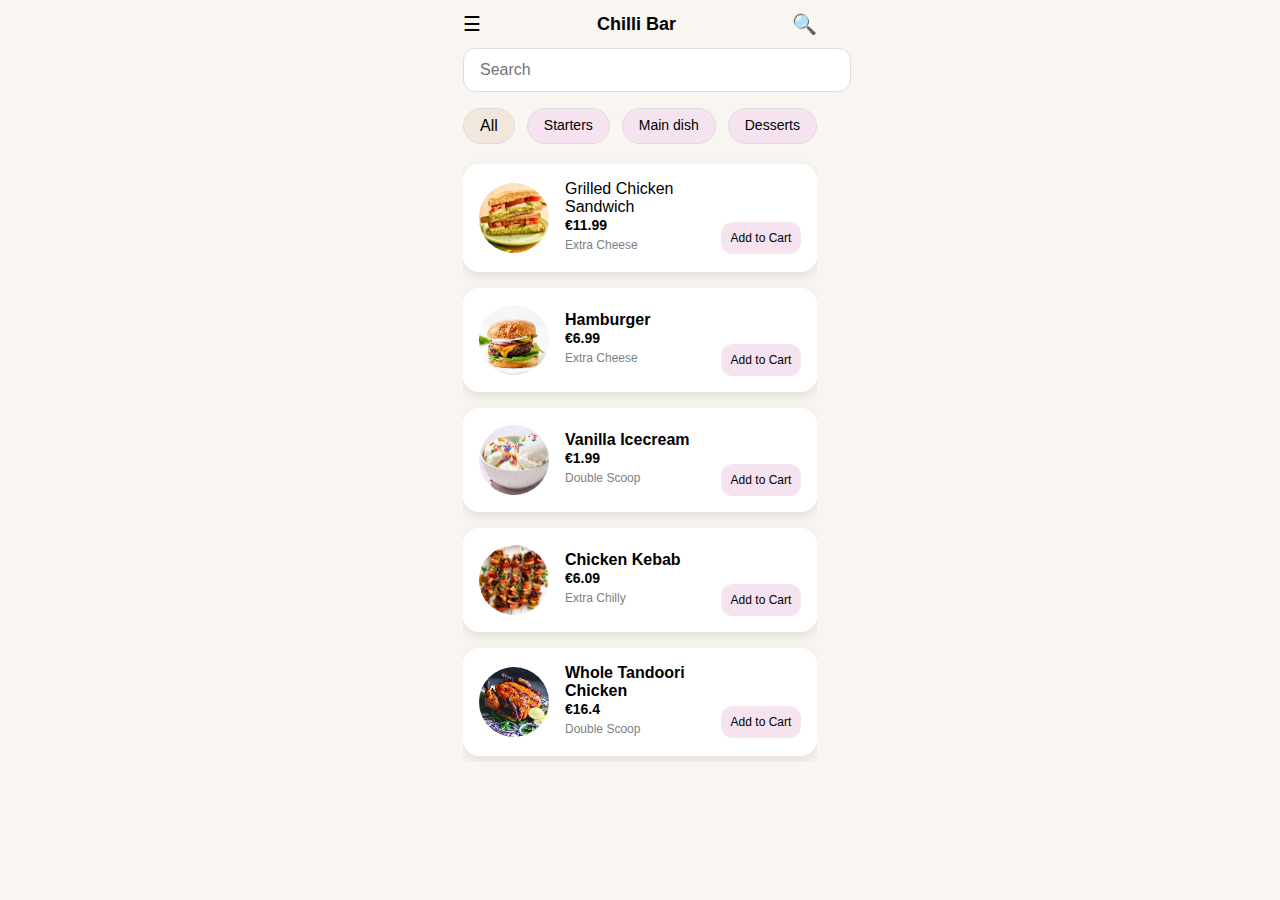
<file: index.html>
<!DOCTYPE html>
<html>
    <head>
        <meta name="viewport" content="width=device-width, initial-scale=1.0">
<title>Menu</title>
<link rel="stylesheet" href="style1.css">
    </head>
    <body>
        <div class="all">
            <div class="navbar">
                <div class="icon">☰</div>
                <h1>Chilli Bar</h1>
                <div class="icon">🔍</div>
            </div>
            <div class="search-bar">
                <input type="text" placeholder="Search">
           </div>
           <div class="categories_scroll">
                 <div class="categories">
                        <div class="active_category">All</div>
                        <div class="cat">Starters</div>
                        <div class="cat">Main dish</div>
                        <div class="cat">Desserts</div>
                 </div>
                
                 <div class="menu_dishes">
                           
                        
                        <div class="menu-card">
                        <img src="sandwich.jpg" alt="sandwich">
                        <div class="info">
                            <a href="infopage.html">Grilled Chicken <br>Sandwich</a>
                            <br>
                            <span class="price">€11.99</span>
                            <p>Extra Cheese</p>
                        </div>
                        <button class="add_btn">Add to Cart</button>
                      
                 </div>
                 <div class="menu-card">
                        <img src="hamburger.jpg" alt="Hamburger">
                        <div class="info">
                            <h2>Hamburger</h2>
                            
                            <span class="price">€6.99</span>
                            <p>Extra Cheese</p>
                        </div>
                        <button class="add_btn">Add to Cart</button>
                      
                 </div>
                 <div class="menu-card">
                        <img src="icecream.jpg" alt="Icecream">
                        <div class="info">
                            <h2>Vanilla Icecream</h2>
                            
                            <span class="price">€1.99</span>
                            <p>Double Scoop</p>
                        </div>
                        <button class="add_btn">Add to Cart</button>
                      
                 </div>
                 <div class="menu-card">
                        <img src="Kebab.jpg" alt="Chicken Kebab">
                        <div class="info">
                            <h2>Chicken Kebab</h2>
                            
                            <span class="price">€6.09</span>
                            <p>Extra Chilly</p>
                        </div>
                        <button class="add_btn">Add to Cart</button>
                      
                 </div>
                 <div class="menu-card">
                        <img src="tandoori.jpg" alt="tandoori">
                        <div class="info">
                            <h2>Whole Tandoori <br> Chicken</h2>
                            
                            <span class="price">€16.4</span>
                            <p>Double Scoop</p>
                        </div>
                        <button class="add_btn">Add to Cart</button>
                      
                 </div>
            </div>
            </div>
           </div>
        </div>
    </body>
</html>
</file>
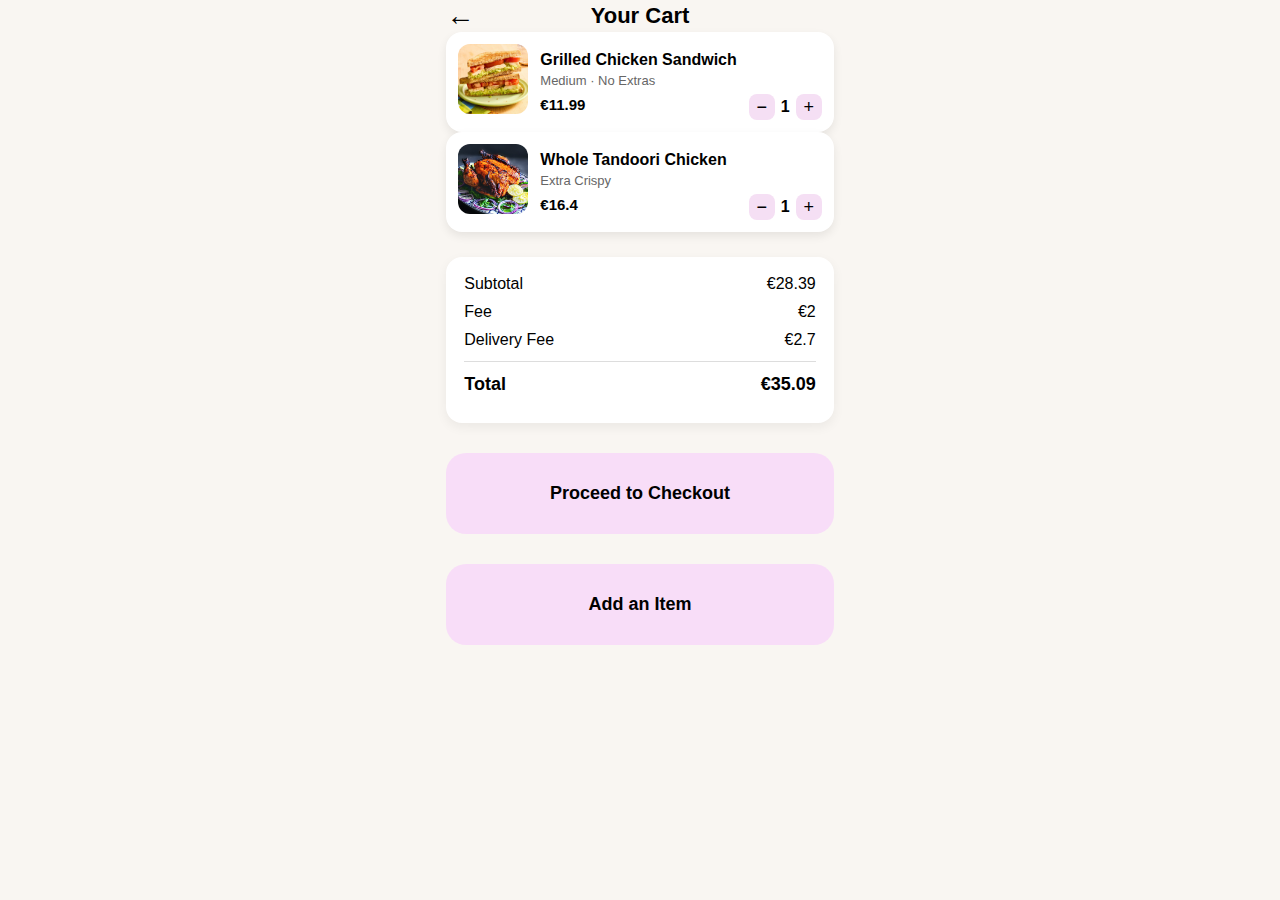
<file: cartpage.html>
<!DOCTYPE html>
<html>
<head>
  <meta name="viewport" content="width=device-width, initial-scale=1.0">
  <title>Your Cart</title>
  <link rel="stylesheet" href="style3.css">
</head>
<body>
    <div class="allpage">
        <div class="top-nav">
            <span class="back-arrow">←</span>
            <h1 class="cart-title">Your Cart</h1>
            <span class="spacer"></span> 
     </div>
     <div class="cart-item">
                <img src="sandwich.jpg" alt="Sandwich">
                
                <div class="item-info">
                        <h2>Grilled Chicken Sandwich</h2>
                        <p>Medium · No Extras</p>
                        <span class="price">€11.99</span>
      </div>
      <div class="qty-control">
          <button class="qty-btn">−</button>
          <span class="qty-number">1</span>
          <button class="qty-btn">+</button>
        </div>
      </div>
      <div class="cart-item">
        <img src="tandoori.jpg" alt="tandoori">

        <div class="item-info">
          <h2>Whole Tandoori Chicken</h2>
          <p>Extra Crispy</p>
          <span class="price">€16.4</span>
        </div>

        <div class="qty-control">
          <button class="qty-btn">−</button>
          <span class="qty-number">1</span>
          <button class="qty-btn">+</button>
        </div>
      </div>
           <div class="cost-box">
      <div class="row">
        <span>Subtotal</span>
        <span>€28.39</span>
      </div>

      <div class="row">
        <span>Fee</span>
        <span>€2</span>
      </div>

      <div class="row">
        <span>Delivery Fee</span>
        <span>€2.7</span>
      </div>
      <hr>
      <div class="row total">
        <span>Total</span>
        <span>€35.09</span>
      </div>
    </div>
    <div class="btns">
    <div class="checkout-bar">
      <button class="checkout-btn">Proceed to Checkout</button>
    </div>
       <div class="Add_item">
      <button class="additm-btn"> <a href="index.html">Add an Item</a></button>
    </div>
    </div>
 </div>
    </div>
</body>
</html>
</file>
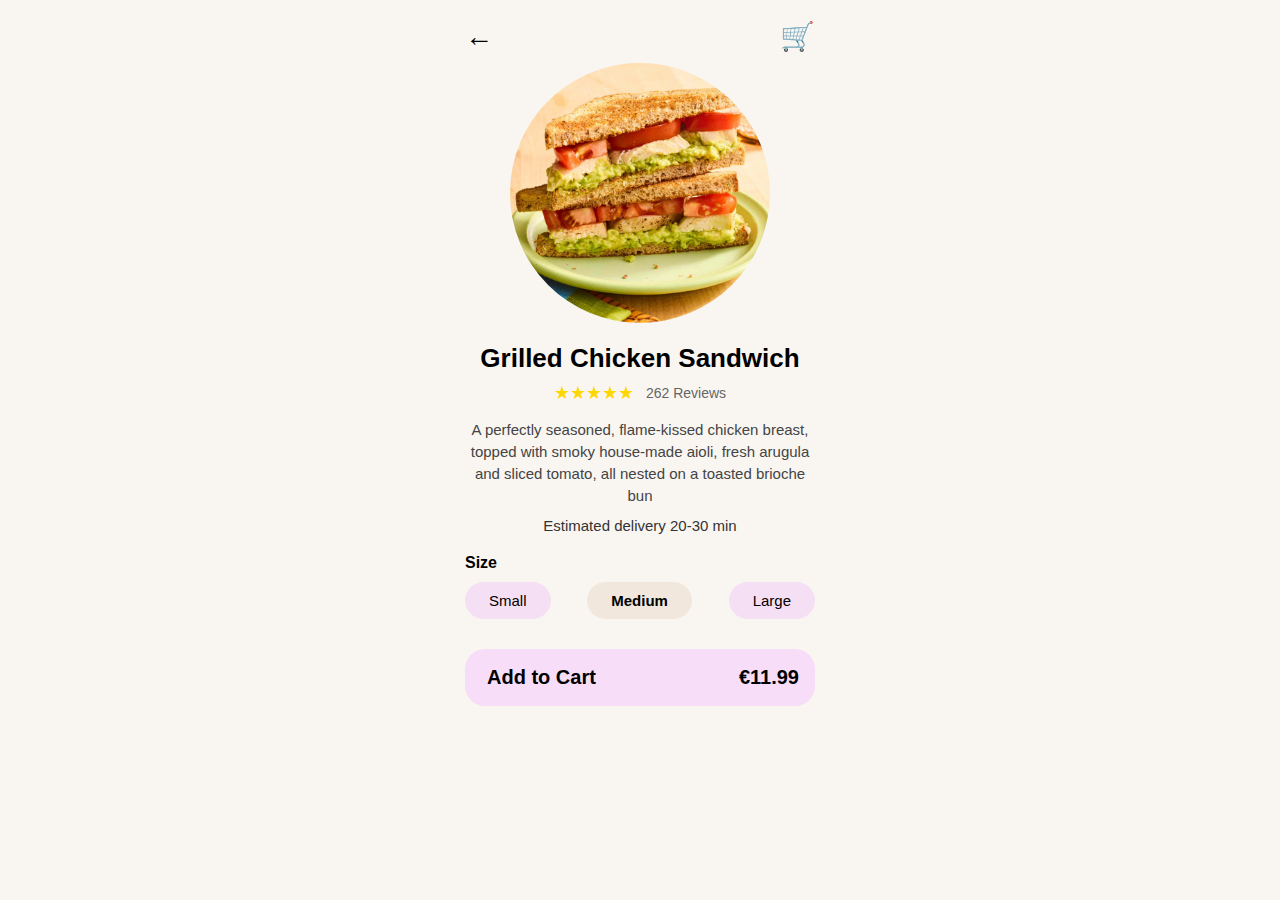
<file: infopage.html>
<!DOCTYPE html>
<html>
    <head>
        <meta name="viewport" content="width=device-width, initial-scale=1.0">
        <title>Info page</title>
        <link rel="stylesheet" href="style2.css">
    </head>
    <body>
        <div class="allpage">
            <div class="top-nav">
                <span class="back-arrow">←</span>
                <span class="cart-icon">🛒</span>
            </div>
            <div class="food-image">
               <img src="sandwich.jpg" alt="Grilled Chicken Sandwich">
           </div>
           <h1 class="food-title">Grilled Chicken Sandwich</h1>
           <div class="rating-row">
                <div class="stars">★★★★★</div>
                <div class="review-count">262 Reviews</div>
         </div>
         <p class="description">
                    A perfectly seasoned, flame-kissed chicken breast, topped with smoky house-made aioli, fresh arugula
                    and sliced tomato, all nested on a toasted brioche bun
         </p>
          <div class="Delivery-time">Estimated delivery 20-30 min</div>
           <p class="size-label">Size</p>
           <div class="size-options">
                <button class="size-btn">Small</button>
                <button class="size-btn selected">Medium</button>
                <button class="size-btn">Large</button>
         </div>
          <div class="add-bar">
                <button class="add-cart-btn"><a href="cartpage.html"> Add to Cart </a></button>
                <span class="price">€11.99</span>
         </div>
      </div>
    </body>
</html>
</file>
<file: style1.css>
body {
    font-family: Arial, sans-serif;
    background: #F9F6F2;
    margin: 0;
    display: flex;
    justify-content: center;
}
.app {
    width: 390px;     /* iPhone-like width */
    background: #F9F6F2;
    padding: 16px;
}
.navbar {
    display: flex;
    justify-content: space-between;
    align-items: center;
    padding: 12px 0;
    font-size: 20px;
}
.navbar h1 {
    font-size: 18px;
    margin: 0;
    font: Instrument Serif;
}
.search-bar input {
    width: 100%;
    padding: 12px 16px;
    border-radius: 12px;
    border: 1px solid #ddd;
    font-size: 16px;
}
.categories_scroll {
overflow-x: auto;
white-space: nowrap;
margin-top: 16px;
padding-bottom: 6px;
}
.categories {
    display: inline-flex;
    gap: 12px;
}
.active_category {
    background-color: #F1E7DC;
    padding:8px 16px;
    border-radius: 50px;
    border: 1px solid #ddd
}
.cat {
    background-color: #F5E4F0;
    padding: 8px 16px;
    border-radius: 50px;
    border: 1px solid #DDD;
    font-size: 14px;
}
.menu-card {
    background-color: #ffffff;
    padding: 16px;
    border-radius: 16px;
    display: flex;
    align-items: center;
    gap: 16px;
    box-shadow: 0 4px 12px rgba(0,0,0,0.1);
}

.menu_dishes {
    margin-top: 20px;          
    display: flex;
    flex-direction: column;   
    gap: 16px;
  
}
.menu-card img {
    width: 70px;
    height: 70px;
    border-radius: 50%;      
    object-fit: cover; 
}
.menu-card .info{
    flex: 1px;
}
.menu-card a { 
    text-decoration: none;
    color: #000000;
}
.menu-card h2 {
    margin: 0;                 
    font-size: 16px;
    font-weight: bold;
}
.menu-card p {
    margin: 4px 0;
    font-size: 12px;
    color: gray;
}
.menu-card .price {
    font-weight: bold;
    font-size: 14px;
}
.add_btn {
    width: 80px;
    height: 32px;
    background: #F5E4F0;     
    color: black;
    border: none;
    border-radius: 12px;     
    font-size: 12px;
    cursor: pointer; 
    margin-top: 40px;
}
</file>
<file: style3.css>
body {
  margin: 0;
  padding: 0;
  background: #f9f6f2; 
  font-family: Arial, sans-serif;
  display: flex;
  justify-content: center;
}
.cart-page {
  width: 390px;
  padding: 20px;
  background: white;
  min-height: 100vh;
  box-sizing: border-box;
}
.top-nav {
  display: flex;
  align-items: center;
  justify-content: space-between;
}

.back-arrow {
  font-size: 28px;
  cursor: pointer;
}

.cart-title {
  font-size: 22px;
  font-weight: bold;
  margin: 0;
}

.spacer {
  width: 28px; 
  height: 28px;
}
.cart-items {
  margin-top: 20px;
  display: flex;
  flex-direction: column;
  gap: 16px;
}
.cart-item {
  display: flex;
  background: #FFF;
  border-radius: 16px;
  padding: 12px;
  gap: 12px;
  box-shadow: 0 4px 10px rgba(0,0,0,0.08);
}
.cart-item img {
  width: 70px;
  height: 70px;
  border-radius: 12px;
  object-fit: cover;
}
.item-info {
  flex: 1;
  display: flex;
  flex-direction: column;
  justify-content: center;
}

.item-info h2 {
  margin: 0;
  font-size: 16px;
  font-weight: bold;
}

.item-info p {
  margin: 4px 0;
  font-size: 13px;
  color: #666;
}

.item-info .price {
  font-size: 15px;
  font-weight: bold;
  margin-top: 4px;
}
.qty-control {
  display: flex;
  flex-direction: row;
  align-items: center;
  justify-content: center;
  gap: 6px;
  margin-top: 50px;
  
}

.qty-btn {
  width: 26px;
  height: 26px;
  font-size: 18px;
  border: none;
  background: #F5DFF4;
  border-radius: 8px;
  cursor: pointer;
}
.qty-number {
  font-size: 16px;
  font-weight: bold;
}
.cost-box {
  background: #FFF;
  padding: 18px;
  border-radius: 16px;
  margin-top: 25px;
  box-shadow: 0 4px 12px rgba(0,0,0,0.06);
}

.cost-box .row {
  display: flex;
  justify-content: space-between;
  margin-bottom: 10px;
}
.cost-box hr {
  border: none;
  border-top: 1px solid #DDD;
  margin: 12px 0;
}

.cost-box .total {
  font-size: 18px;
  font-weight: bold;
}
.checkout-bar {
  margin-top: 30px;
  padding: 16px;

  align-items: center;
  background: #F8DDF8;
  border-radius: 20px;
}

.checkout-btn {
  width: 100%;
  align-items: center;
  padding: 14px;
  font-size: 18px;
  font-weight: bold;
  border: none;
  background: none;
  cursor: pointer;
}
.Add_item {
  margin-top: 30px;
  padding: 16px;

  align-items: center;
  background: #F8DDF8;
  border-radius: 20px;
}

.additm-btn {
  width: 100%;
  align-items: center;
  padding: 14px;
  font-size: 18px;
  font-weight: bold;
  border: none;
  background: none;
  cursor: pointer;
}
.btns {
    white-space: 10px;
}
.additm-btn a{
    text-decoration: none;
    color: #000000;
}
</file>
<file: style2.css>
body{
    margin: 0px;
    padding: 0px;
    background-color: #f9f6f2;
    font-family: Arial, sans-serif;
    display: flex;
    justify-content: center;
}
.allpage {
  width: 390px;         
  padding: 20px;
  background: #f9f6f2;
  min-height: 100vh;
  box-sizing: border-box;
}
.top-nav {
  display: flex;
  justify-content: space-between;
  align-items: center;
  margin-bottom: 10px;
}
.food-image img{
    width: 260px;
  height: 260px;
  border-radius: 50%;   
  object-fit: cover;
  display: block;
  margin: 0 auto; 
}
.back-arrow {
    font-size: 28px;
  cursor: pointer;
}
.cart-icon {
    font-size: 28px;
  cursor: pointer;
}
.food-title {
  text-align: center;
  margin-top: 20px;
  margin-bottom: 8px;
  font-size: 26px;
  font-weight: 700;
}
.rating-row {
  display: flex;
  justify-content: center;
  align-items: center;
  gap: 12px;
  margin-bottom: 15px;
}
.stars {
  color: gold;
  font-size: 18px;
}

.review-count {
  color: #666;
  font-size: 14px;
}
.description {
  font-size: 15px;
  color: #444;
  text-align: center;
  line-height: 22px;
  margin-bottom: 10px;
}
.Delivery-time {
  text-align: center;
  font-size: 15px;
  color: #333;
  margin-bottom: 20px;
}
.size-label {
  font-size: 16px;
  font-weight: bold;
  margin-bottom: 10px;
}
.size-options {
  display: flex;
  justify-content: space-between;
  margin-bottom: 30px;
}
.size-btn {
  padding: 10px 24px;
  border-radius: 20px;
  border: none;
  background: #F5DFF4;    
  cursor: pointer;
  font-size: 15px;
}
.size-btn.selected {
  background: #f1E7DC;
  font-weight: bold;
}
.add-bar {
  background: #F8DDF8;   
  padding: 16px;
  border-radius: 20px;
  display: flex;
  justify-content: space-between;
  align-items: center;
}
.add-cart-btn {
  font-size: 20px;
  font-weight: bold;
  border: none;
  background: none;
  cursor: pointer;
}
.add-cart-btn a{
  color: #000000;
  text-decoration: none;
}
.price {
  font-size: 20px;
  font-weight: bold;
}
</file>
